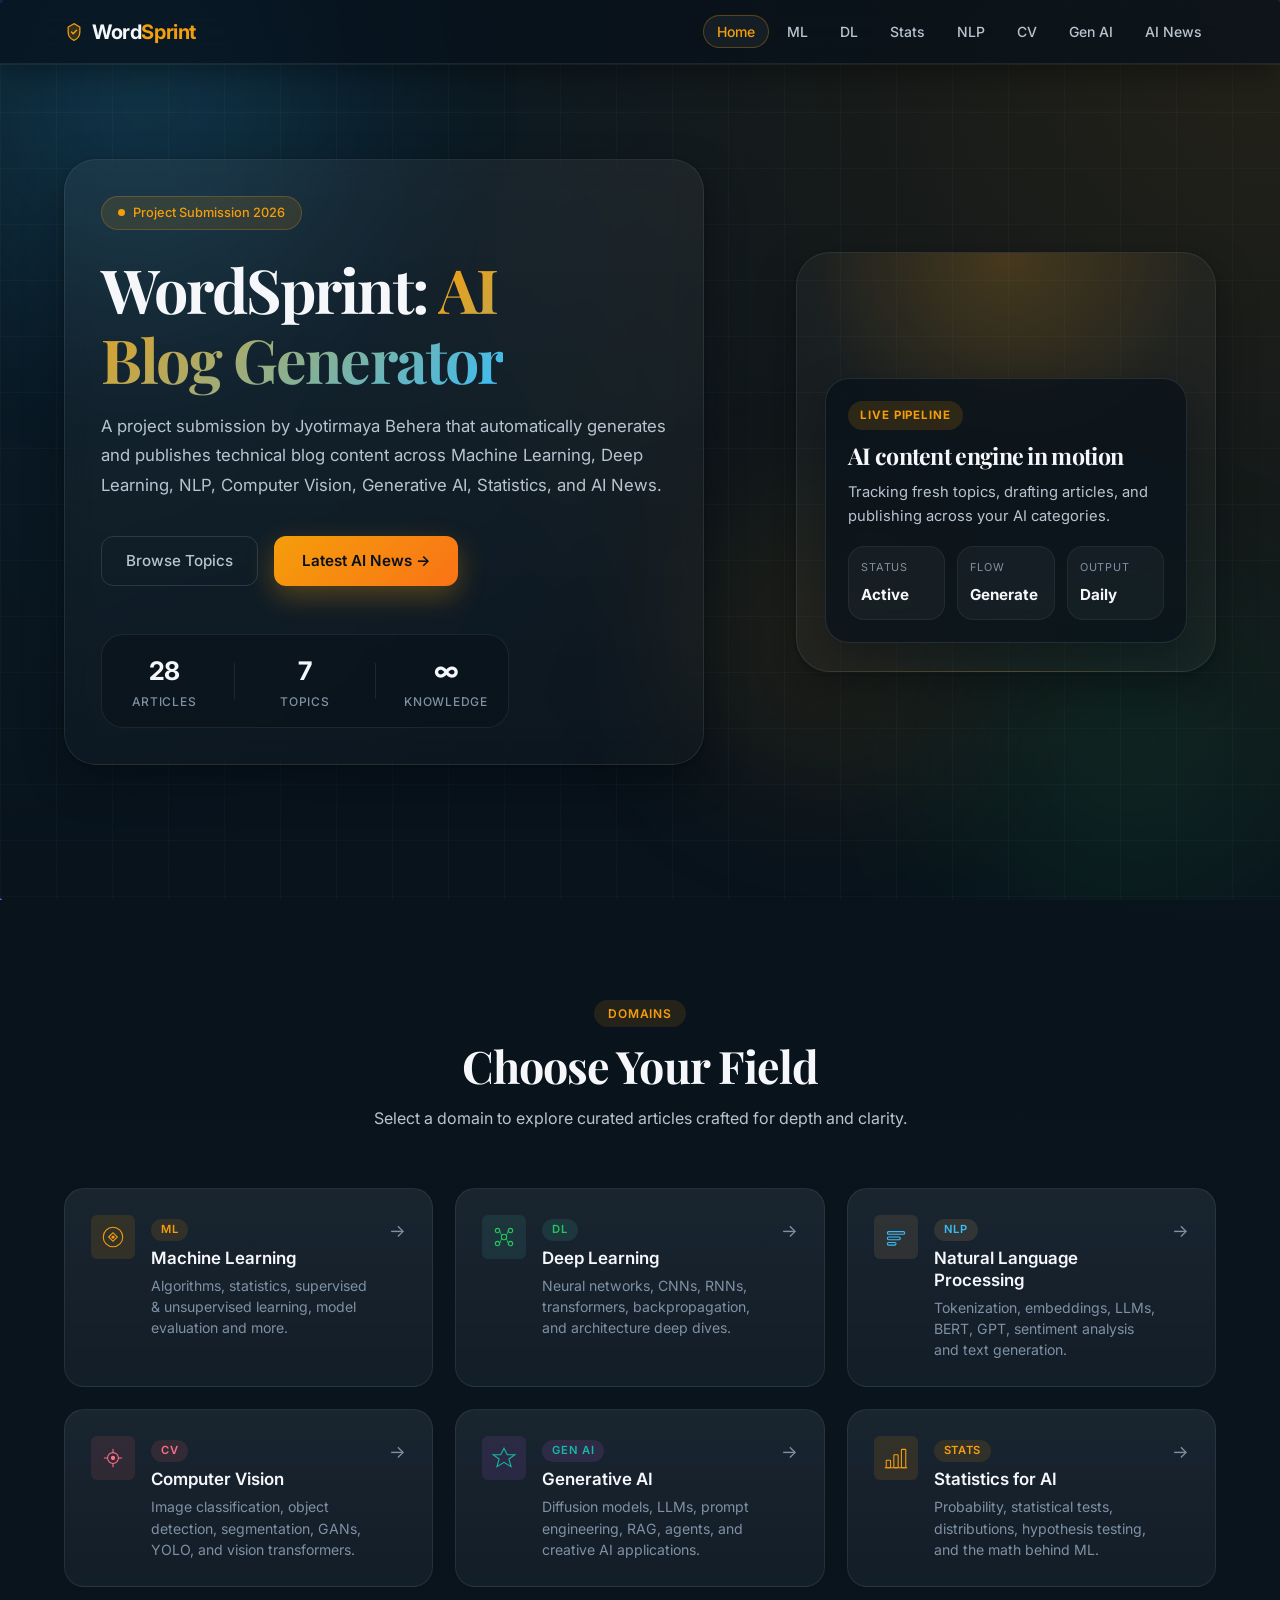
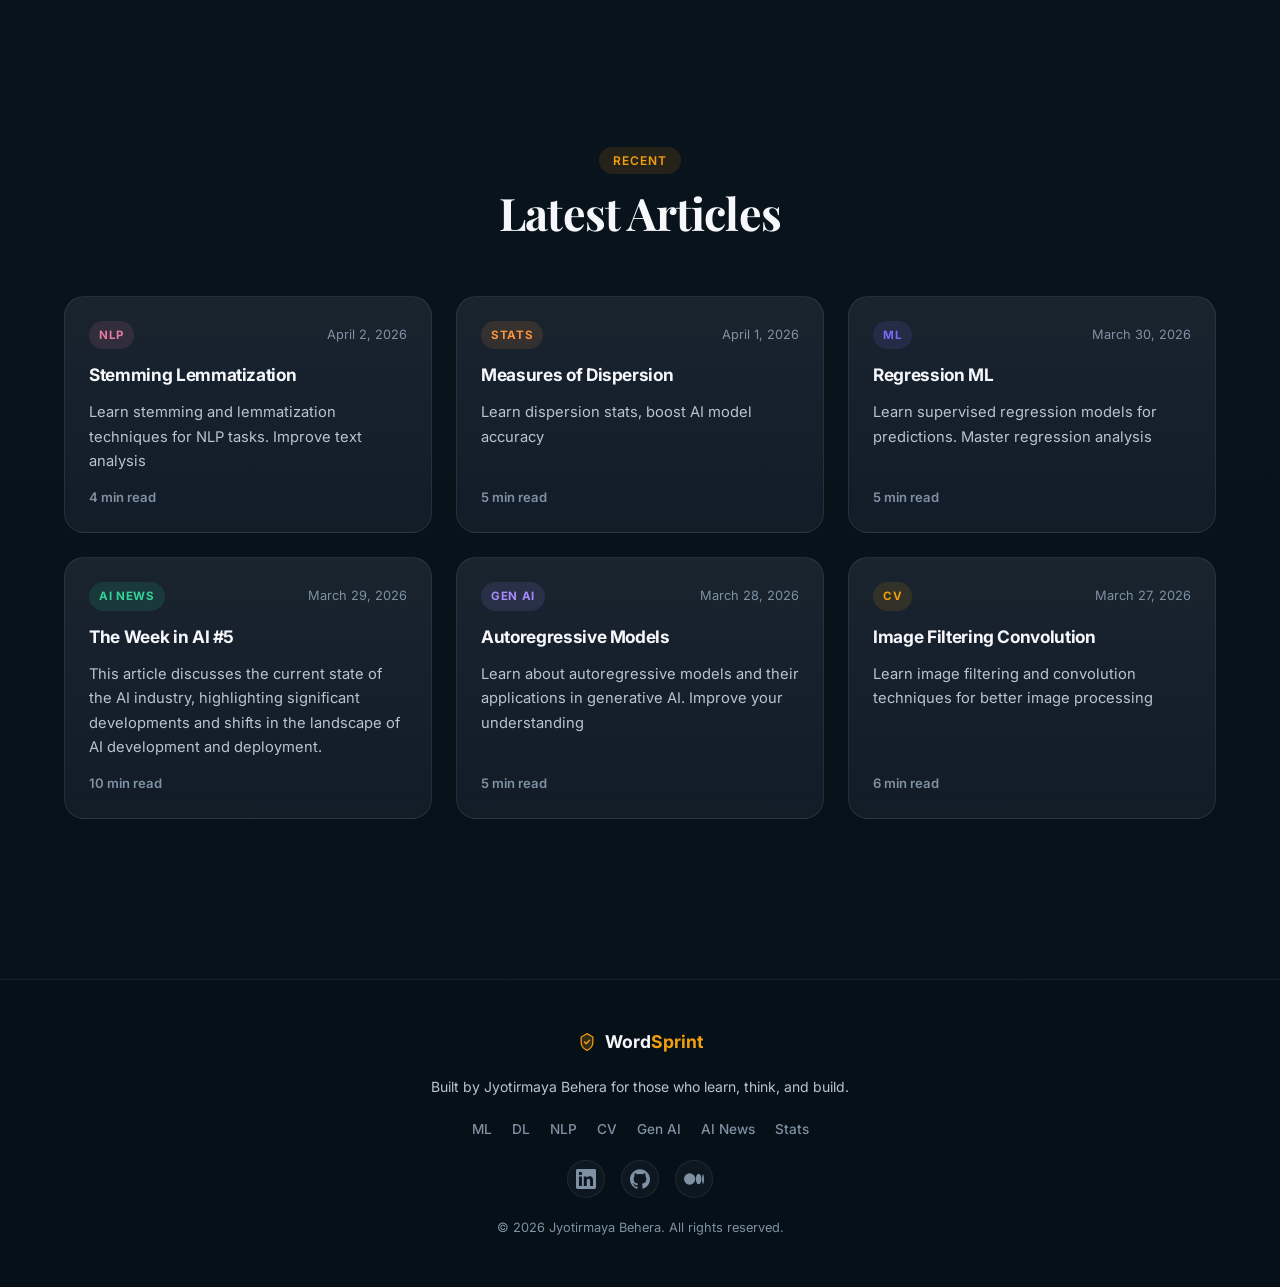
<file: BlogBoard-AI-Blog-Generator-main/frontend/index.html>
﻿<!DOCTYPE html>
<html lang="en">

<head>
  <meta charset="UTF-8" />
  <meta name="viewport" content="width=device-width, initial-scale=1.0" />
  <title>WordSprint | Project by Jyotirmaya Behera</title>
  <meta name="description"
    content="WordSprint project submission by Jyotirmaya Behera exploring Machine Learning, Deep Learning, NLP, Computer Vision, Generative AI, and AI News." />
  <link rel="preconnect" href="https://fonts.googleapis.com" />
  <link rel="preconnect" href="https://fonts.gstatic.com" crossorigin />
  <link
    href="https://fonts.googleapis.com/css2?family=Inter:wght@300;400;500;600;700&family=Fira+Code:wght@400;500&family=Playfair+Display:wght@700;800&display=swap"
    rel="stylesheet" />
  <link rel="stylesheet" href="css/main.css" />
  <link rel="stylesheet" href="css/home.css" />
  <link rel="icon" type="image/svg+xml" href="favicon.svg" />
  <style>
    /* Responsive adjustments for mobile screens */
    @media (max-width: 768px) {
      .hero-cta, .hero-stats {
        justify-content: center;
        flex-wrap: wrap;
      }
      .footer-inner {
        display: flex;
        flex-direction: column;
        text-align: center;
      }
      .footer-cats, .footer-social {
        justify-content: center;
        flex-wrap: wrap;
      }
    }
  </style>
</head>

<body>
  <!-- Ambient Background -->
  <div class="ambient-bg">
    <div class="orb orb-1"></div>
    <div class="orb orb-2"></div>
    <div class="orb orb-3"></div>
    <div class="grid-overlay"></div>
    <canvas id="particleCanvas"></canvas>
  </div>

  <!-- Navigation -->
  <nav class="navbar" id="navbar">
    <div class="nav-inner">
      <a href="index.html" class="nav-logo">
        <span class="logo-icon" aria-hidden="true">
          <svg viewBox="0 0 24 24" width="20" height="20" fill="none">
            <path d="M12 2L19 6V12C19 16.4 16.2 20.2 12 22C7.8 20.2 5 16.4 5 12V6L12 2Z" fill="currentColor" opacity="0.18" />
            <path d="M12 2L19 6V12C19 16.4 16.2 20.2 12 22C7.8 20.2 5 16.4 5 12V6L12 2Z" stroke="currentColor" stroke-width="1.5" />
            <path d="M9 12L11 14L15 10" stroke="currentColor" stroke-width="1.8" stroke-linecap="round" stroke-linejoin="round" />
          </svg>
        </span>
        <span class="logo-text">Word<span class="logo-accent">Sprint</span></span>
      </a>
      <ul class="nav-links" id="navLinks">
        <li><a href="index.html" class="nav-link active">Home</a></li>
        <li><a href="category.html#cat=ml" class="nav-link">ML</a></li>
        <li><a href="category.html#cat=dl" class="nav-link">DL</a></li>
        <li><a href="category.html#cat=statistics" class="nav-link">Stats</a></li>
        <li><a href="category.html#cat=nlp" class="nav-link">NLP</a></li>
        <li><a href="category.html#cat=cv" class="nav-link">CV</a></li>
        <li><a href="category.html#cat=genai" class="nav-link">Gen AI</a></li>
        <li><a href="category.html#cat=ainews" class="nav-link">AI News</a></li>
      </ul>
      <button class="hamburger" id="hamburger" aria-label="Menu">
        <span></span><span></span><span></span>
      </button>
    </div>
  </nav>

  <!-- Hero Section -->
  <section class="hero">
    <div class="hero-content">
      <div class="hero-badge">
        <span class="pulse-dot"></span>
        <span>Project Submission 2026</span>
      </div>
      <h1 class="hero-title">
        WordSprint:
        <span class="gradient-text">AI Blog Generator</span>
      </h1>
      <p class="hero-sub">
        A project submission by Jyotirmaya Behera that automatically generates and
        publishes technical blog content across Machine Learning, Deep Learning,
        NLP, Computer Vision, Generative AI, Statistics, and AI News.
      </p>
      <div class="hero-cta">
        <a href="#categories" class="btn-ghost">Browse Topics</a>
        <a href="category.html#cat=ainews" class="btn-primary">Latest AI News &rarr;</a>
      </div>
      <div class="hero-stats">
        <div class="stat" id="totalBlogs">
          <span class="stat-num" data-target="0">0</span>
          <span class="stat-label">Articles</span>
        </div>
        <div class="stat-divider"></div>
        <div class="stat">
          <span class="stat-num">7</span>
          <span class="stat-label">Topics</span>
        </div>
        <div class="stat-divider"></div>
        <div class="stat">
          <span class="stat-num">&infin;</span>
          <span class="stat-label">Knowledge</span>
        </div>
      </div>
    </div>
    <div class="hero-visual">
      <div class="hero-visual-card hero-visual-card-main">
        <div class="visual-chip">Live Pipeline</div>
        <h3 class="visual-title">AI content engine in motion</h3>
        <p class="visual-copy">Tracking fresh topics, drafting articles, and publishing across your AI categories.</p>
        <div class="visual-metrics">
          <div class="visual-metric">
            <span class="visual-metric-label">Status</span>
            <span class="visual-metric-value">Active</span>
          </div>
          <div class="visual-metric">
            <span class="visual-metric-label">Flow</span>
            <span class="visual-metric-value">Generate</span>
          </div>
          <div class="visual-metric">
            <span class="visual-metric-label">Output</span>
            <span class="visual-metric-value">Daily</span>
          </div>
        </div>
      </div>
      <div class="neural-net" id="neuralNet"></div>
    </div>
  </section>

  <!-- Categories Section -->
  <section class="categories-section" id="categories">
    <div class="section-header">
      <span class="section-tag">Domains</span>
      <h2 class="section-title">Choose Your Field</h2>
      <p class="section-sub">Select a domain to explore curated articles crafted for depth and clarity.</p>
    </div>
    <div class="categories-grid">
      <a href="category.html#cat=ml" class="cat-card" data-cat="ml">
        <div class="cat-icon-wrap">
          <svg viewBox="0 0 48 48" fill="none" class="cat-icon">
            <circle cx="24" cy="24" r="18" stroke="currentColor" stroke-width="2" />
            <path d="M16 24 L24 16 L32 24 L24 32 Z" stroke="currentColor" stroke-width="2" fill="none" />
            <circle cx="24" cy="24" r="3" fill="currentColor" />
          </svg>
        </div>
        <div class="cat-content">
          <span class="cat-tag">ML</span>
          <h3 class="cat-title">Machine Learning</h3>
          <p class="cat-desc">Algorithms, statistics, supervised & unsupervised learning, model evaluation and more.</p>
        </div>
        <div class="cat-arrow">&rarr;</div>
        <div class="cat-glow"></div>
      </a>

      <a href="category.html#cat=dl" class="cat-card" data-cat="dl">
        <div class="cat-icon-wrap">
          <svg viewBox="0 0 48 48" fill="none" class="cat-icon">
            <circle cx="12" cy="12" r="4" stroke="currentColor" stroke-width="2" />
            <circle cx="36" cy="12" r="4" stroke="currentColor" stroke-width="2" />
            <circle cx="12" cy="36" r="4" stroke="currentColor" stroke-width="2" />
            <circle cx="36" cy="36" r="4" stroke="currentColor" stroke-width="2" />
            <circle cx="24" cy="24" r="5" stroke="currentColor" stroke-width="2" />
            <line x1="16" y1="12" x2="20" y2="22" stroke="currentColor" stroke-width="1.5" />
            <line x1="32" y1="12" x2="28" y2="22" stroke="currentColor" stroke-width="1.5" />
            <line x1="16" y1="36" x2="20" y2="26" stroke="currentColor" stroke-width="1.5" />
            <line x1="32" y1="36" x2="28" y2="26" stroke="currentColor" stroke-width="1.5" />
          </svg>
        </div>
        <div class="cat-content">
          <span class="cat-tag">DL</span>
          <h3 class="cat-title">Deep Learning</h3>
          <p class="cat-desc">Neural networks, CNNs, RNNs, transformers, backpropagation, and architecture deep dives.
          </p>
        </div>
        <div class="cat-arrow">&rarr;</div>
        <div class="cat-glow"></div>
      </a>

      <a href="category.html#cat=nlp" class="cat-card" data-cat="nlp">
        <div class="cat-icon-wrap">
          <svg viewBox="0 0 48 48" fill="none" class="cat-icon">
            <rect x="8" y="14" width="32" height="5" rx="2.5" stroke="currentColor" stroke-width="2" />
            <rect x="8" y="24" width="24" height="5" rx="2.5" stroke="currentColor" stroke-width="2" />
            <rect x="8" y="34" width="16" height="5" rx="2.5" stroke="currentColor" stroke-width="2" />
          </svg>
        </div>
        <div class="cat-content">
          <span class="cat-tag">NLP</span>
          <h3 class="cat-title">Natural Language Processing</h3>
          <p class="cat-desc">Tokenization, embeddings, LLMs, BERT, GPT, sentiment analysis and text generation.</p>
        </div>
        <div class="cat-arrow">&rarr;</div>
        <div class="cat-glow"></div>
      </a>

      <a href="category.html#cat=cv" class="cat-card" data-cat="cv">
        <div class="cat-icon-wrap">
          <svg viewBox="0 0 48 48" fill="none" class="cat-icon">
            <circle cx="24" cy="24" r="10" stroke="currentColor" stroke-width="2" />
            <circle cx="24" cy="24" r="4" fill="currentColor" />
            <path d="M24 8 L24 14 M24 34 L24 40 M8 24 L14 24 M34 24 L40 24" stroke="currentColor" stroke-width="2"
              stroke-linecap="round" />
          </svg>
        </div>
        <div class="cat-content">
          <span class="cat-tag">CV</span>
          <h3 class="cat-title">Computer Vision</h3>
          <p class="cat-desc">Image classification, object detection, segmentation, GANs, YOLO, and vision transformers.
          </p>
        </div>
        <div class="cat-arrow">&rarr;</div>
        <div class="cat-glow"></div>
      </a>

      <a href="category.html#cat=genai" class="cat-card" data-cat="genai">
        <div class="cat-icon-wrap">
          <svg viewBox="0 0 48 48" fill="none" class="cat-icon">
            <path d="M24 6 L30 18 L44 18 L33 26 L37 40 L24 32 L11 40 L15 26 L4 18 L18 18 Z" stroke="currentColor"
              stroke-width="2" fill="none" />
          </svg>
        </div>
        <div class="cat-content">
          <span class="cat-tag">Gen AI</span>
          <h3 class="cat-title">Generative AI</h3>
          <p class="cat-desc">Diffusion models, LLMs, prompt engineering, RAG, agents, and creative AI applications.</p>
        </div>
        <div class="cat-arrow">&rarr;</div>
        <div class="cat-glow"></div>
      </a>

      <a href="category.html#cat=statistics" class="cat-card" data-cat="statistics">
        <div class="cat-icon-wrap">
          <svg viewBox="0 0 48 48" fill="none" class="cat-icon">
            <rect x="6" y="28" width="8" height="14" rx="1" stroke="currentColor" stroke-width="2" />
            <rect x="20" y="18" width="8" height="24" rx="1" stroke="currentColor" stroke-width="2" />
            <rect x="34" y="8" width="8" height="34" rx="1" stroke="currentColor" stroke-width="2" />
            <line x1="4" y1="42" x2="44" y2="42" stroke="currentColor" stroke-width="2" stroke-linecap="round" />
          </svg>
        </div>
        <div class="cat-content">
          <span class="cat-tag">Stats</span>
          <h3 class="cat-title">Statistics for AI</h3>
          <p class="cat-desc">Probability, statistical tests, distributions, hypothesis testing, and the math behind ML.
          </p>
        </div>
        <div class="cat-arrow">&rarr;</div>
        <div class="cat-glow"></div>
      </a>
    </div>
  </section>

  <!-- Recent Posts Section -->
  <section class="recent-section">
    <div class="section-header">
      <span class="section-tag">Recent</span>
      <h2 class="section-title">Latest Articles</h2>
    </div>
    <div class="recent-grid" id="recentPosts">
      <div class="loading-spinner">
        <div class="spinner"></div>
        <p>Loading posts...</p>
      </div>
    </div>
  </section>

  <!-- Footer -->
  <footer class="footer">
    <div class="footer-inner">
      <div class="footer-logo">
        <span class="logo-icon" aria-hidden="true">
          <svg viewBox="0 0 24 24" width="20" height="20" fill="none">
            <path d="M12 2L19 6V12C19 16.4 16.2 20.2 12 22C7.8 20.2 5 16.4 5 12V6L12 2Z" fill="currentColor" opacity="0.18" />
            <path d="M12 2L19 6V12C19 16.4 16.2 20.2 12 22C7.8 20.2 5 16.4 5 12V6L12 2Z" stroke="currentColor" stroke-width="1.5" />
            <path d="M9 12L11 14L15 10" stroke="currentColor" stroke-width="1.8" stroke-linecap="round" stroke-linejoin="round" />
          </svg>
        </span>
        <span class="logo-text">Word<span class="logo-accent">Sprint</span></span>
      </div>
      <p class="footer-sub">Built by Jyotirmaya Behera for those who learn, think, and build.</p>
      <div class="footer-cats">
        <a href="category.html#cat=ml">ML</a>
        <a href="category.html#cat=dl">DL</a>
        <a href="category.html#cat=nlp">NLP</a>
        <a href="category.html#cat=cv">CV</a>
        <a href="category.html#cat=genai">Gen AI</a>
        <a href="category.html#cat=ainews">AI News</a>
        <a href="category.html#cat=statistics">Stats</a>
      </div>
      <div class="footer-social">
        <a href="https://www.linkedin.com/in/jyotirmaya-behera-imca/" target="_blank" rel="noopener" aria-label="LinkedIn"
          class="social-link">
          <svg viewBox="0 0 24 24" fill="currentColor" width="20" height="20">
            <path
              d="M20.447 20.452h-3.554v-5.569c0-1.328-.027-3.037-1.852-3.037-1.853 0-2.136 1.445-2.136 2.939v5.667H9.351V9h3.414v1.561h.046c.477-.9 1.637-1.85 3.37-1.85 3.601 0 4.267 2.37 4.267 5.455v6.286zM5.337 7.433a2.062 2.062 0 0 1-2.063-2.065 2.064 2.064 0 1 1 2.063 2.065zm1.782 13.019H3.555V9h3.564v11.452zM22.225 0H1.771C.792 0 0 .774 0 1.729v20.542C0 23.227.792 24 1.771 24h20.451C23.2 24 24 23.227 24 22.271V1.729C24 .774 23.2 0 22.222 0h.003z" />
          </svg>
        </a>
        <a href="https://github.com/jyotirmaya2004" target="_blank" rel="noopener" aria-label="GitHub" class="social-link">
          <svg viewBox="0 0 24 24" fill="currentColor" width="20" height="20">
            <path
              d="M12 .297c-6.63 0-12 5.373-12 12 0 5.303 3.438 9.8 8.205 11.385.6.113.82-.258.82-.577 0-.285-.01-1.04-.015-2.04-3.338.724-4.042-1.61-4.042-1.61C4.422 18.07 3.633 17.7 3.633 17.7c-1.087-.744.084-.729.084-.729 1.205.084 1.838 1.236 1.838 1.236 1.07 1.835 2.809 1.305 3.495.998.108-.776.417-1.305.76-1.605-2.665-.3-5.466-1.332-5.466-5.93 0-1.31.465-2.38 1.235-3.22-.135-.303-.54-1.523.105-3.176 0 0 1.005-.322 3.3 1.23.96-.267 1.98-.399 3-.405 1.02.006 2.04.138 3 .405 2.28-1.552 3.285-1.23 3.285-1.23.645 1.653.24 2.873.12 3.176.765.84 1.23 1.91 1.23 3.22 0 4.61-2.805 5.625-5.475 5.92.42.36.81 1.096.81 2.22 0 1.606-.015 2.896-.015 3.286 0 .315.21.69.825.57C20.565 22.092 24 17.592 24 12.297c0-6.627-5.373-12-12-12" />
          </svg>
        </a>
        <a href="#" target="_blank" rel="noopener" aria-label="Medium" class="social-link">
          <svg viewBox="0 0 24 24" fill="currentColor" width="20" height="20">
            <path
              d="M13.54 12a6.8 6.8 0 01-6.77 6.82A6.8 6.8 0 010 12a6.8 6.8 0 016.77-6.82A6.8 6.8 0 0113.54 12zM20.96 12c0 3.54-1.51 6.42-3.38 6.42-1.87 0-3.39-2.88-3.39-6.42s1.52-6.42 3.39-6.42 3.38 2.88 3.38 6.42M24 12c0 3.17-.53 5.75-1.19 5.75-.66 0-1.19-2.58-1.19-5.75s.53-5.75 1.19-5.75C23.47 6.25 24 8.83 24 12z" />
          </svg>
        </a>
      </div>
      <p class="footer-copy">&copy; 2026 Jyotirmaya Behera. All rights reserved.</p>
    </div>
  </footer>

  <script src="js/blogs-data.js"></script>
  <script src="js/home.js"></script>
</body>

</html>
</file>
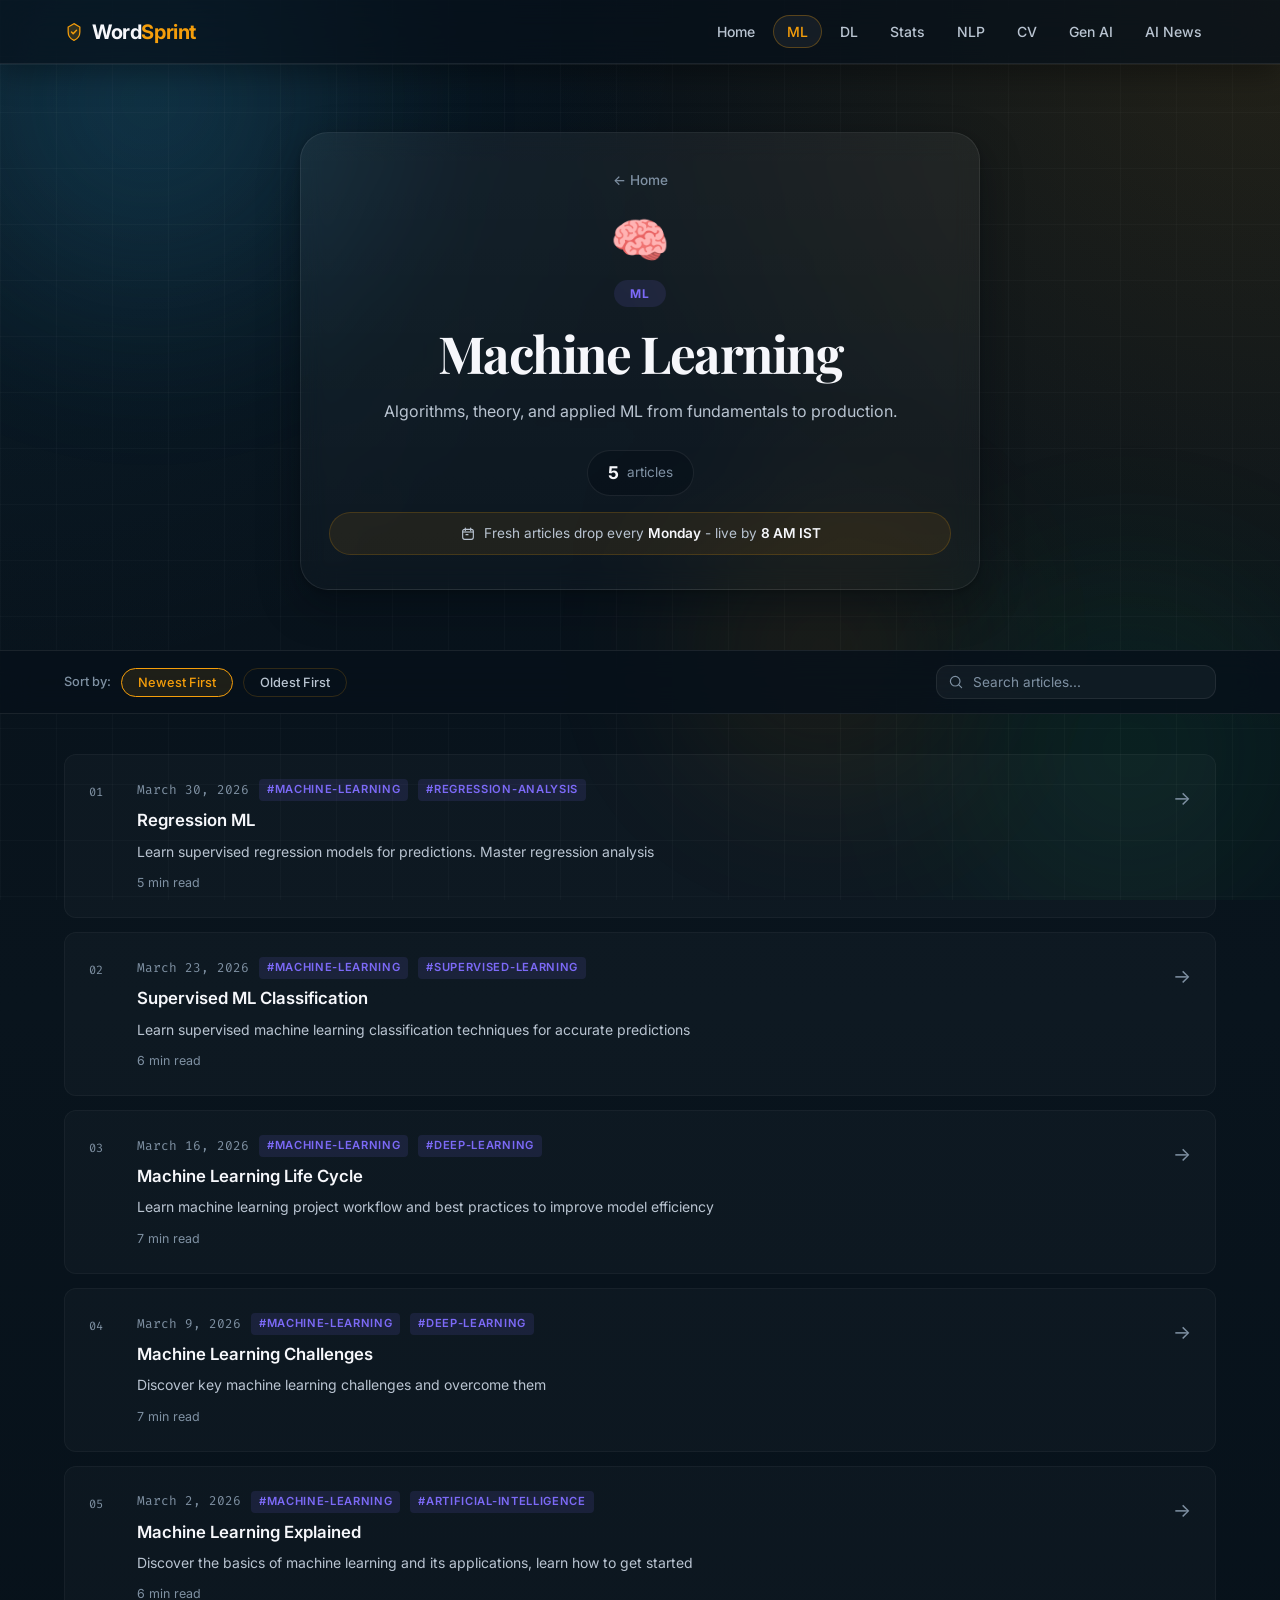
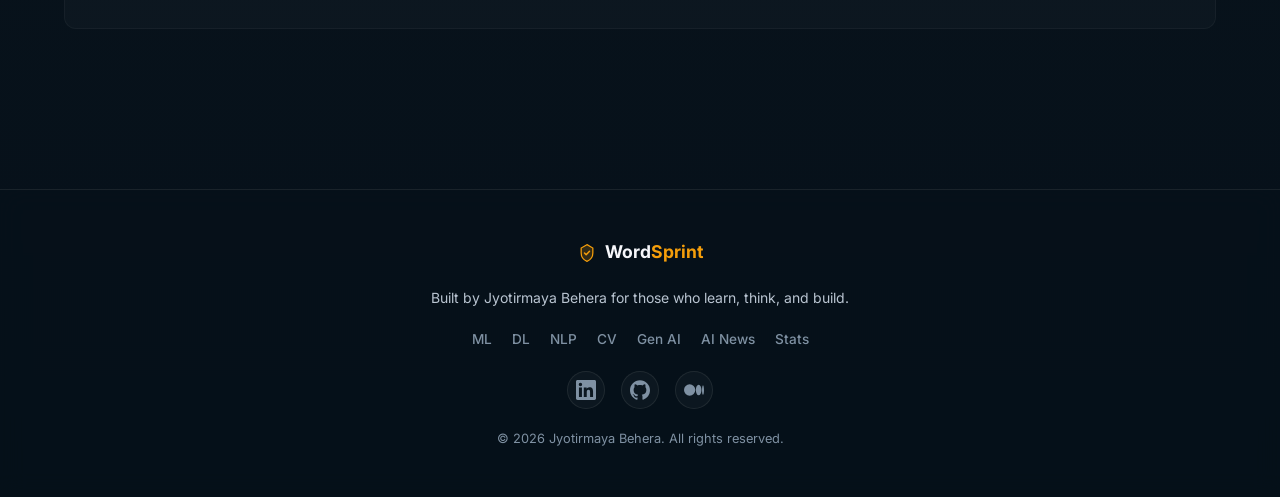
<file: BlogBoard-AI-Blog-Generator-main/frontend/category.html>
﻿<!DOCTYPE html>
<html lang="en">

<head>
    <meta charset="UTF-8" />
    <meta name="viewport" content="width=device-width, initial-scale=1.0" />
    <title>Category - WordSprint</title>
    <meta name="description" content="Browse all articles in this category." />
    <link rel="preconnect" href="https://fonts.googleapis.com" />
    <link rel="preconnect" href="https://fonts.gstatic.com" crossorigin />
    <link
        href="https://fonts.googleapis.com/css2?family=Inter:wght@300;400;500;600;700&family=Fira+Code:wght@400;500&family=Playfair+Display:wght@700;800&display=swap"
        rel="stylesheet" />
    <link rel="stylesheet" href="css/main.css" />
    <link rel="stylesheet" href="css/category.css" />
    <link rel="icon" type="image/svg+xml" href="favicon.svg" />
</head>

<body>
    <!-- Ambient Background -->
    <div class="ambient-bg">
        <div class="orb orb-1"></div>
        <div class="orb orb-2"></div>
        <div class="orb orb-3"></div>
        <div class="grid-overlay"></div>
    </div>

    <!-- Navigation -->
    <nav class="navbar" id="navbar">
        <div class="nav-inner">
            <a href="index.html" class="nav-logo">
                <span class="logo-icon" aria-hidden="true">
                    <svg viewBox="0 0 24 24" width="20" height="20" fill="none">
                        <path d="M12 2L19 6V12C19 16.4 16.2 20.2 12 22C7.8 20.2 5 16.4 5 12V6L12 2Z" fill="currentColor" opacity="0.18" />
                        <path d="M12 2L19 6V12C19 16.4 16.2 20.2 12 22C7.8 20.2 5 16.4 5 12V6L12 2Z" stroke="currentColor" stroke-width="1.5" />
                        <path d="M9 12L11 14L15 10" stroke="currentColor" stroke-width="1.8" stroke-linecap="round" stroke-linejoin="round" />
                    </svg>
                </span>
                <span class="logo-text">Word<span class="logo-accent">Sprint</span></span>
            </a>
            <ul class="nav-links" id="navLinks">
                <li><a href="index.html" class="nav-link">Home</a></li>
                <li><a href="category.html#cat=ml" class="nav-link" data-cat="ml">ML</a></li>
                <li><a href="category.html#cat=dl" class="nav-link" data-cat="dl">DL</a></li>
                <li><a href="category.html#cat=statistics" class="nav-link" data-cat="statistics">Stats</a></li>
                <li><a href="category.html#cat=nlp" class="nav-link" data-cat="nlp">NLP</a></li>
                <li><a href="category.html#cat=cv" class="nav-link" data-cat="cv">CV</a></li>
                <li><a href="category.html#cat=genai" class="nav-link" data-cat="genai">Gen AI</a></li>
                <li><a href="category.html#cat=ainews" class="nav-link" data-cat="ainews">AI News</a></li>
            </ul>
            <button class="hamburger" id="hamburger" aria-label="Menu">
                <span></span><span></span><span></span>
            </button>
        </div>
    </nav>

    <!-- Category Hero -->
    <section class="cat-hero">
        <div class="cat-hero-inner">
            <a href="index.html" class="breadcrumb">&larr; Home</a>
            <div class="cat-hero-icon" id="catHeroIcon"></div>
            <div class="cat-badge" id="catBadge"></div>
            <h1 class="cat-hero-title" id="catHeroTitle">Loading...</h1>
            <p class="cat-hero-desc" id="catHeroDesc"></p>
            <div class="cat-count-wrap">
                <span id="catPostCount" class="cat-count">0</span>
                <span class="cat-count-label">articles</span>
            </div>
            <div id="catScheduleBadge" class="cat-schedule-badge" style="display:none;"></div>
        </div>
    </section>

    <!-- Filter / Sort Bar -->
    <div class="filter-bar">
        <div class="filter-inner">
            <div class="filter-group">
                <span class="filter-label">Sort by:</span>
                <button class="filter-btn active" id="sortNewest" onclick="setSortOrder('newest')">Newest First</button>
                <button class="filter-btn" id="sortOldest" onclick="setSortOrder('oldest')">Oldest First</button>
            </div>
            <div class="search-wrap">
                <svg viewBox="0 0 20 20" fill="none" class="search-icon">
                    <circle cx="9" cy="9" r="6" stroke="currentColor" stroke-width="1.5" />
                    <path d="M13.5 13.5 L17 17" stroke="currentColor" stroke-width="1.5" stroke-linecap="round" />
                </svg>
                <input type="text" id="searchInput" class="search-input" placeholder="Search articles..." />
            </div>
        </div>
    </div>

    <!-- Blog List -->
    <main class="blog-list-section">
        <div class="blog-list" id="blogList">
            <div class="loading-spinner">
                <div class="spinner"></div>
                <p>Loading articles...</p>
            </div>
        </div>
        <div class="empty-state hidden" id="emptyState">
            <div class="empty-icon">No results</div>
            <h3>No articles found</h3>
            <p>Try a different search term or check back later.</p>
        </div>
    </main>

    <!-- Footer -->
    <footer class="footer">
        <div class="footer-inner">
            <div class="footer-logo">
                <span class="logo-icon" aria-hidden="true">
                    <svg viewBox="0 0 24 24" width="20" height="20" fill="none">
                        <path d="M12 2L19 6V12C19 16.4 16.2 20.2 12 22C7.8 20.2 5 16.4 5 12V6L12 2Z" fill="currentColor" opacity="0.18" />
                        <path d="M12 2L19 6V12C19 16.4 16.2 20.2 12 22C7.8 20.2 5 16.4 5 12V6L12 2Z" stroke="currentColor" stroke-width="1.5" />
                        <path d="M9 12L11 14L15 10" stroke="currentColor" stroke-width="1.8" stroke-linecap="round" stroke-linejoin="round" />
                    </svg>
                </span>
                <span class="logo-text">Word<span class="logo-accent">Sprint</span></span>
            </div>
            <p class="footer-sub">Built by Jyotirmaya Behera for those who learn, think, and build.</p>
            <div class="footer-cats">
                <a href="category.html#cat=ml">ML</a>
                <a href="category.html#cat=dl">DL</a>
                <a href="category.html#cat=nlp">NLP</a>
                <a href="category.html#cat=cv">CV</a>
                <a href="category.html#cat=genai">Gen AI</a>
                <a href="category.html#cat=ainews">AI News</a>
                <a href="category.html#cat=statistics">Stats</a>
            </div>
            <div class="footer-social">
                <a href="#" target="_blank" rel="noopener" aria-label="LinkedIn"
                    class="social-link">
                    <svg viewBox="0 0 24 24" fill="currentColor" width="20" height="20">
                        <path
                            d="M20.447 20.452h-3.554v-5.569c0-1.328-.027-3.037-1.852-3.037-1.853 0-2.136 1.445-2.136 2.939v5.667H9.351V9h3.414v1.561h.046c.477-.9 1.637-1.85 3.37-1.85 3.601 0 4.267 2.37 4.267 5.455v6.286zM5.337 7.433a2.062 2.062 0 0 1-2.063-2.065 2.064 2.064 0 1 1 2.063 2.065zm1.782 13.019H3.555V9h3.564v11.452zM22.225 0H1.771C.792 0 0 .774 0 1.729v20.542C0 23.227.792 24 1.771 24h20.451C23.2 24 24 23.227 24 22.271V1.729C24 .774 23.2 0 22.222 0h.003z" />
                    </svg>
                </a>
                <a href="#" target="_blank" rel="noopener" aria-label="GitHub"
                    class="social-link">
                    <svg viewBox="0 0 24 24" fill="currentColor" width="20" height="20">
                        <path
                            d="M12 .297c-6.63 0-12 5.373-12 12 0 5.303 3.438 9.8 8.205 11.385.6.113.82-.258.82-.577 0-.285-.01-1.04-.015-2.04-3.338.724-4.042-1.61-4.042-1.61C4.422 18.07 3.633 17.7 3.633 17.7c-1.087-.744.084-.729.084-.729 1.205.084 1.838 1.236 1.838 1.236 1.07 1.835 2.809 1.305 3.495.998.108-.776.417-1.305.76-1.605-2.665-.3-5.466-1.332-5.466-5.93 0-1.31.465-2.38 1.235-3.22-.135-.303-.54-1.523.105-3.176 0 0 1.005-.322 3.3 1.23.96-.267 1.98-.399 3-.405 1.02.006 2.04.138 3 .405 2.28-1.552 3.285-1.23 3.285-1.23.645 1.653.24 2.873.12 3.176.765.84 1.23 1.91 1.23 3.22 0 4.61-2.805 5.625-5.475 5.92.42.36.81 1.096.81 2.22 0 1.606-.015 2.896-.015 3.286 0 .315.21.69.825.57C20.565 22.092 24 17.592 24 12.297c0-6.627-5.373-12-12-12" />
                    </svg>
                </a>
                <a href="#" target="_blank" rel="noopener" aria-label="Medium"
                    class="social-link">
                    <svg viewBox="0 0 24 24" fill="currentColor" width="20" height="20">
                        <path
                            d="M13.54 12a6.8 6.8 0 01-6.77 6.82A6.8 6.8 0 010 12a6.8 6.8 0 016.77-6.82A6.8 6.8 0 0113.54 12zM20.96 12c0 3.54-1.51 6.42-3.38 6.42-1.87 0-3.39-2.88-3.39-6.42s1.52-6.42 3.39-6.42 3.38 2.88 3.38 6.42M24 12c0 3.17-.53 5.75-1.19 5.75-.66 0-1.19-2.58-1.19-5.75s.53-5.75 1.19-5.75C23.47 6.25 24 8.83 24 12z" />
                    </svg>
                </a>
            </div>
            <p class="footer-copy">&copy; 2026 Jyotirmaya Behera. All rights reserved.</p>
        </div>
    </footer>

    <script src="js/blogs-data.js"></script>
    <script src="js/category.js"></script>
</body>

</html>
</file>
<file: BlogBoard-AI-Blog-Generator-main/frontend/css/main.css>
﻿/* ===================================================
   MAIN.CSS â€” Shared design system for WordSprint
   Theme: Deep Midnight â€” Studying & Reading Optimized
   =================================================== */

:root {
  /* Core Palette â€” Low-blue, eye-comfortable dark */
  --bg-deep: #07111a;
  --bg-surface: #0d1822;
  --bg-card: rgba(15, 27, 39, 0.84);
  --bg-card-hover: rgba(22, 37, 52, 0.94);
  --bg-elevated: #172433;

  /* Accent Colors */
  --accent-primary: #f59e0b;
  --accent-primary-glow: rgba(245, 158, 11, 0.24);
  --accent-secondary: #22c55e;
  --accent-tertiary: #38bdf8;
  --accent-danger: #fb7185;

  /* Text */
  --text-primary: #f6f7fb;
  --text-secondary: #b9c4d1;
  --text-muted: #7f91a3;
  --text-accent: #ffd37a;

  /* Category Accent Colors */
  --cat-ml: #f59e0b;
  --cat-dl: #22c55e;
  --cat-nlp: #38bdf8;
  --cat-cv: #fb7185;
  --cat-genai: #14b8a6;
  --cat-ainews: #60a5fa;
  --cat-statistics: #f97316;

  /* Borders */
  --border: rgba(245, 158, 11, 0.18);
  --border-hover: rgba(245, 158, 11, 0.45);
  --border-card: rgba(255, 255, 255, 0.08);

  /* Typography */
  --font-sans: 'Inter', -apple-system, sans-serif;
  --font-serif: 'Playfair Display', Georgia, serif;
  --font-mono: 'Fira Code', 'Courier New', monospace;

  /* Spacing */
  --nav-height: 64px;
  --max-width: 1200px;
  --radius-sm: 6px;
  --radius-md: 12px;
  --radius-lg: 20px;
  --radius-xl: 28px;

  /* Shadows */
  --shadow-card: 0 16px 40px rgba(2, 8, 14, 0.38), 0 2px 6px rgba(0, 0, 0, 0.22);
  --shadow-glow: 0 18px 46px rgba(245, 158, 11, 0.12);
  --shadow-nav: 0 1px 0 rgba(255, 255, 255, 0.05), 0 10px 30px rgba(0, 0, 0, 0.35);

  /* Transitions */
  --trans-fast: 0.15s ease;
  --trans-base: 0.25s ease;
  --trans-slow: 0.4s cubic-bezier(0.4, 0, 0.2, 1);
}

/* â”€â”€ Reset & Base â”€â”€ */
*,
*::before,
*::after {
  box-sizing: border-box;
  margin: 0;
  padding: 0;
}

html {
  scroll-behavior: smooth;
  font-size: 16px;
}

body {
  background:
    radial-gradient(circle at top left, rgba(56, 189, 248, 0.08), transparent 28%),
    radial-gradient(circle at top right, rgba(245, 158, 11, 0.12), transparent 30%),
    linear-gradient(180deg, #07111a 0%, #09141d 48%, #061019 100%);
  color: var(--text-primary);
  font-family: var(--font-sans);
  line-height: 1.6;
  min-height: 100vh;
  overflow-x: hidden;
  -webkit-font-smoothing: antialiased;
}

a {
  color: inherit;
  text-decoration: none;
}

img {
  max-width: 100%;
  display: block;
}

/* â”€â”€ Ambient Background â”€â”€ */
.ambient-bg {
  position: fixed;
  inset: 0;
  z-index: 0;
  pointer-events: none;
  overflow: hidden;
}

.orb {
  position: absolute;
  border-radius: 50%;
  filter: blur(80px);
  opacity: 0.28;
  animation: orbDrift 20s ease-in-out infinite;
}

.orb-1 {
  width: 600px;
  height: 600px;
  background: radial-gradient(circle, rgba(56, 189, 248, 0.7) 0%, transparent 70%);
  top: -200px;
  left: -150px;
  animation-delay: 0s;
}

.orb-2 {
  width: 500px;
  height: 500px;
  background: radial-gradient(circle, rgba(34, 197, 94, 0.45) 0%, transparent 70%);
  bottom: -100px;
  right: -100px;
  animation-delay: -7s;
}

.orb-3 {
  width: 400px;
  height: 400px;
  background: radial-gradient(circle, rgba(245, 158, 11, 0.5) 0%, transparent 70%);
  top: 50%;
  right: 20%;
  animation-delay: -14s;
}

@keyframes orbDrift {

  0%,
  100% {
    transform: translate(0, 0) scale(1);
  }

  33% {
    transform: translate(30px, -30px) scale(1.05);
  }

  66% {
    transform: translate(-20px, 20px) scale(0.95);
  }
}

.grid-overlay {
  position: absolute;
  inset: 0;
  background-image:
    linear-gradient(rgba(255, 255, 255, 0.025) 1px, transparent 1px),
    linear-gradient(90deg, rgba(255, 255, 255, 0.025) 1px, transparent 1px);
  background-size: 56px 56px;
}

#particleCanvas {
  position: absolute;
  inset: 0;
  width: 100%;
  height: 100%;
}

/* â”€â”€ Navigation â”€â”€ */
.navbar {
  position: fixed;
  top: 0;
  left: 0;
  right: 0;
  z-index: 1000;
  height: var(--nav-height);
  background: rgba(7, 17, 26, 0.7);
  backdrop-filter: blur(20px);
  -webkit-backdrop-filter: blur(20px);
  border-bottom: 1px solid var(--border-card);
  box-shadow: var(--shadow-nav);
  transition: background var(--trans-base);
}

.navbar.scrolled {
  background: rgba(7, 17, 26, 0.92);
}

.nav-inner {
  max-width: var(--max-width);
  margin: 0 auto;
  padding: 0 24px;
  height: 100%;
  display: flex;
  align-items: center;
  justify-content: space-between;
  gap: 24px;
}

.nav-logo {
  display: flex;
  align-items: center;
  gap: 8px;
  font-weight: 700;
  font-size: 1.25rem;
  letter-spacing: -0.02em;
  flex-shrink: 0;
}

.logo-icon {
  color: var(--accent-primary);
  display: inline-flex;
  align-items: center;
  justify-content: center;
  line-height: 1;
}

.logo-icon svg {
  display: block;
}

.logo-text {
  color: var(--text-primary);
}

.logo-accent {
  color: var(--accent-primary);
}

.nav-links {
  display: flex;
  list-style: none;
  gap: 4px;
  align-items: center;
}

.nav-link {
  padding: 8px 14px;
  border-radius: 999px;
  font-size: 0.875rem;
  font-weight: 500;
  color: var(--text-secondary);
  transition: color var(--trans-fast), background var(--trans-fast);
}

.nav-link:hover,
.nav-link.active {
  color: var(--text-primary);
  background: rgba(255, 255, 255, 0.05);
}

.nav-link.active {
  color: var(--accent-primary);
  box-shadow: inset 0 0 0 1px rgba(245, 158, 11, 0.3);
}

/* Hamburger */
.hamburger {
  display: none;
  flex-direction: column;
  gap: 5px;
  background: none;
  border: none;
  cursor: pointer;
  padding: 4px;
}

.hamburger span {
  display: block;
  width: 22px;
  height: 2px;
  background: var(--text-secondary);
  border-radius: 2px;
  transition: all var(--trans-base);
}

/* â”€â”€ Buttons â”€â”€ */
.btn-primary {
  display: inline-flex;
  align-items: center;
  gap: 8px;
  padding: 12px 28px;
  background: linear-gradient(135deg, #f59e0b, #f97316);
  color: #07111a;
  font-weight: 600;
  font-size: 0.95rem;
  border-radius: var(--radius-md);
  border: none;
  cursor: pointer;
  transition: background var(--trans-fast), transform var(--trans-fast), box-shadow var(--trans-fast);
  box-shadow: 0 10px 28px rgba(245, 158, 11, 0.3);
}

.btn-primary:hover {
  transform: translateY(-2px);
  box-shadow: 0 16px 32px rgba(245, 158, 11, 0.38);
}

.btn-ghost {
  display: inline-flex;
  align-items: center;
  gap: 6px;
  padding: 12px 24px;
  background: transparent;
  color: var(--text-secondary);
  font-weight: 500;
  font-size: 0.95rem;
  border-radius: var(--radius-md);
  border: 1px solid rgba(255, 255, 255, 0.12);
  cursor: pointer;
  transition: color var(--trans-fast), border-color var(--trans-fast), background var(--trans-fast);
}

.btn-ghost:hover {
  color: var(--text-primary);
  border-color: var(--border-hover);
  background: rgba(255, 255, 255, 0.04);
}

.btn-ghost-sm {
  display: inline-flex;
  align-items: center;
  gap: 6px;
  padding: 8px 18px;
  background: transparent;
  color: var(--text-secondary);
  font-weight: 500;
  font-size: 0.85rem;
  border-radius: var(--radius-sm);
  border: 1px solid var(--border);
  cursor: pointer;
  transition: all var(--trans-fast);
}

.btn-ghost-sm:hover {
  color: var(--accent-primary);
  border-color: var(--border-hover);
}

/* â”€â”€ Section Shared â”€â”€ */
.section-header {
  text-align: center;
  margin-bottom: 56px;
}

.section-tag {
  display: inline-block;
  padding: 4px 14px;
  background: rgba(245, 158, 11, 0.12);
  color: var(--accent-primary);
  border-radius: 999px;
  font-size: 0.75rem;
  font-weight: 600;
  letter-spacing: 0.08em;
  text-transform: uppercase;
  margin-bottom: 12px;
}

.section-title {
  font-family: var(--font-serif);
  font-size: clamp(2rem, 4vw, 2.8rem);
  color: var(--text-primary);
  line-height: 1.2;
  letter-spacing: -0.02em;
  margin-bottom: 12px;
}

.section-sub {
  font-size: 1rem;
  color: var(--text-secondary);
  max-width: 560px;
  margin: 0 auto;
  line-height: 1.7;
}

/* â”€â”€ Gradient Text â”€â”€ */
.gradient-text {
  background: linear-gradient(135deg, var(--accent-primary), var(--accent-tertiary));
  -webkit-background-clip: text;
  -webkit-text-fill-color: transparent;
  background-clip: text;
}

/* â”€â”€ Loading Spinner â”€â”€ */
.loading-spinner {
  display: flex;
  flex-direction: column;
  align-items: center;
  gap: 16px;
  padding: 60px 20px;
  color: var(--text-muted);
  font-size: 0.9rem;
}

.spinner {
  width: 36px;
  height: 36px;
  border: 3px solid rgba(245, 158, 11, 0.15);
  border-top-color: var(--accent-primary);
  border-radius: 50%;
  animation: spin 0.8s linear infinite;
}

@keyframes spin {
  to {
    transform: rotate(360deg);
  }
}

/* â”€â”€ Footer â”€â”€ */
.footer {
  position: relative;
  z-index: 10;
  margin-top: 80px;
  border-top: 1px solid var(--border-card);
  background: rgba(7, 17, 26, 0.84);
  backdrop-filter: blur(12px);
}

.footer-inner {
  max-width: var(--max-width);
  margin: 0 auto;
  padding: 48px 24px;
  display: flex;
  flex-direction: column;
  align-items: center;
  gap: 20px;
  text-align: center;
}

.footer-logo {
  display: flex;
  align-items: center;
  gap: 8px;
  font-weight: 700;
  font-size: 1.1rem;
}

.footer-sub {
  color: var(--text-secondary);
  font-size: 0.875rem;
  max-width: 520px;
}

.footer-cats {
  display: flex;
  gap: 20px;
  flex-wrap: wrap;
  justify-content: center;
}

.footer-cats a {
  color: var(--text-muted);
  font-size: 0.85rem;
  font-weight: 500;
  transition: color var(--trans-fast);
}

.footer-cats a:hover {
  color: var(--accent-primary);
}

.footer-copy {
  color: var(--text-muted);
  font-size: 0.8rem;
}

.footer-social {
  display: flex;
  gap: 16px;
  align-items: center;
  justify-content: center;
}

.social-link {
  display: flex;
  align-items: center;
  justify-content: center;
  width: 38px;
  height: 38px;
  border-radius: 50%;
  background: rgba(255, 255, 255, 0.03);
  border: 1px solid var(--border-card);
  color: var(--text-muted);
  transition: color var(--trans-fast), background var(--trans-fast), border-color var(--trans-fast), transform var(--trans-fast);
}

.social-link:hover {
  color: var(--accent-primary);
  background: rgba(245, 158, 11, 0.12);
  border-color: var(--border-hover);
  transform: translateY(-2px);
}

/* â”€â”€ Category Color Accents â”€â”€ */
.accent-ml {
  --cat-color: var(--cat-ml);
}

.accent-dl {
  --cat-color: var(--cat-dl);
}

.accent-nlp {
  --cat-color: var(--cat-nlp);
}

.accent-cv {
  --cat-color: var(--cat-cv);
}

.accent-genai {
  --cat-color: var(--cat-genai);
}

.accent-ainews {
  --cat-color: var(--cat-ainews);
}

.accent-statistics {
  --cat-color: var(--cat-statistics);
}

/* â”€â”€ Utility â”€â”€ */
.hidden {
  display: none !important;
}

/* â”€â”€ Responsive â”€â”€ */
@media (max-width: 768px) {
  .nav-links {
    display: none;
    position: fixed;
    top: var(--nav-height);
    left: 0;
    right: 0;
    background: rgba(10, 12, 20, 0.98);
    backdrop-filter: blur(20px);
    flex-direction: column;
    padding: 20px 24px;
    gap: 4px;
    border-bottom: 1px solid var(--border-card);
  }

  .nav-links.open {
    display: flex;
  }

  .nav-link {
    padding: 10px 14px;
    width: 100%;
  }

  .hamburger {
    display: flex;
  }

  .hamburger.open span:nth-child(1) {
    transform: rotate(45deg) translate(5px, 5px);
  }

  .hamburger.open span:nth-child(2) {
    opacity: 0;
  }

  .hamburger.open span:nth-child(3) {
    transform: rotate(-45deg) translate(5px, -5px);
  }
}
</file>
<file: BlogBoard-AI-Blog-Generator-main/frontend/css/home.css>
/* ===================================================
   HOME.CSS — Home page specific styles
   =================================================== */

/* ── Hero ── */
.hero {
    position: relative;
    z-index: 10;
    min-height: 100vh;
    display: grid;
    grid-template-columns: minmax(0, 1.05fr) minmax(320px, 420px);
    align-items: center;
    justify-content: center;
    padding: calc(var(--nav-height) + 40px) 24px 80px;
    max-width: var(--max-width);
    margin: 0 auto;
    gap: 48px;
}

.hero-content {
    flex: 0 1 auto;
    max-width: 640px;
    width: 100%;
    margin: 0;
    padding: 36px;
    background: linear-gradient(180deg, rgba(255, 255, 255, 0.05), rgba(255, 255, 255, 0.02));
    border: 1px solid var(--border-card);
    border-radius: 32px;
    box-shadow: var(--shadow-card);
    backdrop-filter: blur(14px);
    text-align: left;
}

.hero-badge {
    display: inline-flex;
    align-items: center;
    gap: 8px;
    padding: 6px 16px;
    background: rgba(245, 158, 11, 0.12);
    border: 1px solid rgba(245, 158, 11, 0.24);
    border-radius: 999px;
    font-size: 0.8rem;
    font-weight: 500;
    color: var(--accent-primary);
    margin-bottom: 24px;
}

.pulse-dot {
    width: 7px;
    height: 7px;
    background: var(--accent-primary);
    border-radius: 50%;
    animation: pulse 2s ease-in-out infinite;
}

@keyframes pulse {

    0%,
    100% {
        transform: scale(1);
        opacity: 1;
    }

    50% {
        transform: scale(1.4);
        opacity: 0.5;
    }
}

.hero-title {
    font-family: var(--font-serif);
    font-size: clamp(2.4rem, 5vw, 3.8rem);
    line-height: 1.15;
    letter-spacing: -0.03em;
    color: var(--text-primary);
    margin-bottom: 18px;
    max-width: 11ch;
}

.hero-sub {
    font-size: 1.05rem;
    color: var(--text-secondary);
    line-height: 1.75;
    margin-bottom: 36px;
    max-width: 54ch;
}

.hero-cta {
    display: flex;
    gap: 16px;
    flex-wrap: wrap;
    justify-content: flex-start;
    margin-bottom: 48px;
}

.hero-stats {
    display: flex;
    align-items: center;
    justify-content: flex-start;
    gap: 28px;
    padding: 16px 20px;
    width: fit-content;
    margin: 0;
    border: 1px solid var(--border-card);
    border-radius: 22px;
    background: rgba(6, 16, 25, 0.5);
}

.stat {
    display: flex;
    flex-direction: column;
    align-items: center;
    min-width: 84px;
}

.stat-num {
    font-size: 1.6rem;
    font-weight: 700;
    color: var(--text-primary);
    letter-spacing: -0.03em;
}

.stat-label {
    font-size: 0.75rem;
    color: var(--text-muted);
    text-transform: uppercase;
    letter-spacing: 0.06em;
    font-weight: 500;
}

.stat-divider {
    width: 1px;
    height: 36px;
    background: var(--border-card);
}

/* ── Neural Net Visual ── */
.hero-visual {
    flex: 0 1 auto;
    width: 100%;
    max-width: 420px;
    height: auto;
    aspect-ratio: 1 / 1;
    position: relative;
    padding: 18px;
    border-radius: 34px;
    background:
        radial-gradient(circle at top, rgba(245, 158, 11, 0.18), transparent 42%),
        rgba(255, 255, 255, 0.03);
    border: 1px solid rgba(255, 255, 255, 0.08);
    box-shadow: var(--shadow-card);
    overflow: hidden;
}

.neural-net {
    position: absolute;
    inset: 0;
    width: 100%;
    height: 100%;
}

.neural-net svg {
    width: 100%;
    height: 100%;
    overflow: visible;
}

.hero-visual-card {
    position: absolute;
    z-index: 2;
    border: 1px solid rgba(255, 255, 255, 0.1);
    background: rgba(7, 17, 26, 0.72);
    backdrop-filter: blur(16px);
    box-shadow: 0 18px 40px rgba(2, 8, 14, 0.35);
}

.hero-visual-card-main {
    left: 28px;
    right: 28px;
    bottom: 28px;
    padding: 22px;
    border-radius: 24px;
}

.visual-chip {
    display: inline-flex;
    align-items: center;
    padding: 5px 12px;
    border-radius: 999px;
    background: rgba(245, 158, 11, 0.14);
    color: var(--accent-primary);
    font-size: 0.72rem;
    font-weight: 700;
    letter-spacing: 0.08em;
    text-transform: uppercase;
    margin-bottom: 12px;
}

.visual-title {
    font-family: var(--font-serif);
    font-size: 1.45rem;
    line-height: 1.2;
    letter-spacing: -0.03em;
    margin-bottom: 10px;
    color: var(--text-primary);
}

.visual-copy {
    font-size: 0.92rem;
    line-height: 1.65;
    color: var(--text-secondary);
    margin-bottom: 18px;
}

.visual-metrics {
    display: grid;
    grid-template-columns: repeat(3, minmax(0, 1fr));
    gap: 12px;
}

.visual-metric {
    padding: 12px;
    border-radius: 16px;
    background: rgba(255, 255, 255, 0.04);
    border: 1px solid rgba(255, 255, 255, 0.06);
}

.visual-metric-label {
    display: block;
    font-size: 0.68rem;
    letter-spacing: 0.08em;
    text-transform: uppercase;
    color: var(--text-muted);
    margin-bottom: 6px;
}

.visual-metric-value {
    display: block;
    font-size: 0.95rem;
    font-weight: 700;
    color: var(--text-primary);
}

.hero-visual-card-floating {
    padding: 12px 14px;
    border-radius: 18px;
    min-width: 138px;
}

.visual-floating-left {
    top: 34px;
    left: 26px;
}

.visual-floating-right {
    top: 92px;
    right: 24px;
}

.visual-floating-label {
    display: block;
    font-size: 0.68rem;
    text-transform: uppercase;
    letter-spacing: 0.08em;
    color: var(--text-muted);
    margin-bottom: 4px;
}

.hero-visual-card-floating strong {
    color: var(--text-primary);
    font-size: 0.95rem;
    font-weight: 700;
}

@media (max-width: 920px) {
    .hero {
        grid-template-columns: 1fr;
        padding-top: calc(var(--nav-height) + 32px);
        gap: 28px;
        text-align: center;
    }

    .hero-content {
        max-width: 680px;
        padding: 32px 28px;
        margin: 0 auto;
        text-align: center;
    }

    .hero-visual {
        max-width: 560px;
        width: 100%;
        margin: 0 auto;
    }

    .hero-title,
    .hero-sub {
        margin-left: auto;
        margin-right: auto;
    }

    .hero-cta,
    .hero-stats {
        justify-content: center;
        margin-left: auto;
        margin-right: auto;
    }
}

@media (max-width: 720px) {
    .hero {
        min-height: auto;
        padding: calc(var(--nav-height) + 24px) 16px 56px;
    }

    .hero-content {
        padding: 28px 20px;
        border-radius: 26px;
    }

    .hero-title {
        font-size: clamp(2.1rem, 9vw, 3rem);
        max-width: none;
    }

    .hero-sub {
        font-size: 0.98rem;
        margin-bottom: 28px;
    }

    .hero-cta {
        margin-bottom: 32px;
        flex-direction: column;
        align-items: stretch;
    }

    .hero-cta .btn-ghost,
    .hero-cta .btn-primary {
        justify-content: center;
        width: 100%;
    }

    .hero-visual {
        max-width: 100%;
        min-height: 380px;
        aspect-ratio: auto;
        padding: 14px;
        border-radius: 28px;
    }

    .hero-visual-card-main {
        left: 18px;
        right: 18px;
        bottom: 18px;
        padding: 18px;
        border-radius: 20px;
    }

    .visual-title {
        font-size: 1.2rem;
    }

    .visual-copy {
        font-size: 0.88rem;
        margin-bottom: 14px;
    }

    .visual-metrics {
        grid-template-columns: repeat(3, minmax(0, 1fr));
        gap: 10px;
    }

    .visual-metric {
        padding: 10px;
        border-radius: 14px;
    }

    .visual-floating-left {
        top: 20px;
        left: 18px;
    }

    .visual-floating-right {
        top: 74px;
        right: 18px;
    }

}

/* Responsive adjustments for the hero visual */
@media (max-width: 560px) {
    .hero-content {
        padding: 24px 16px;
        border-radius: 22px;
    }

    .hero-badge {
        padding: 6px 12px;
        font-size: 0.74rem;
    }

    .hero-title {
        font-size: clamp(1.9rem, 10vw, 2.6rem);
        margin-bottom: 14px;
    }

    .hero-sub {
        font-size: 0.92rem;
        line-height: 1.65;
        margin-bottom: 24px;
    }

    .hero-stats {
        flex-wrap: wrap;
        gap: 16px;
        width: 100%;
        padding: 14px 16px;
    }

    .stat {
        min-width: calc(50% - 8px);
    }

    .stat-num {
        font-size: 1.35rem;
    }

    .stat-divider {
        display: none;
    }

    .visual-floating-left,
    .visual-floating-right {
        display: none;
    }

    .hero-visual {
        min-height: 340px;
        padding: 12px;
        border-radius: 24px;
    }

    .hero-visual-card-main {
        left: 12px;
        right: 12px;
        bottom: 12px;
        padding: 16px;
        border-radius: 18px;
    }

    .visual-chip {
        margin-bottom: 10px;
    }

    .visual-title {
        font-size: 1.08rem;
    }

    .visual-copy {
        font-size: 0.84rem;
        line-height: 1.55;
    }

    .visual-metrics {
        grid-template-columns: 1fr;
        gap: 8px;
    }
}

/* ── Categories Section ── */
.categories-section {
    position: relative;
    z-index: 10;
    padding: 100px 24px;
    max-width: var(--max-width);
    margin: 0 auto;
}

.categories-grid {
    display: grid;
    grid-template-columns: repeat(auto-fit, minmax(min(100%, 280px), 1fr));
    gap: 22px;
}



.cat-card {
    position: relative;
    display: flex;
    align-items: flex-start;
    gap: 16px;
    padding: 26px;
    background:
        linear-gradient(180deg, rgba(255, 255, 255, 0.05), rgba(255, 255, 255, 0.02)),
        var(--bg-card);
    border: 1px solid var(--border-card);
    border-radius: var(--radius-lg);
    cursor: pointer;
    transition: all var(--trans-slow);
    overflow: hidden;
    text-decoration: none;
    color: inherit;
}

.cat-card::before {
    content: '';
    position: absolute;
    inset: 0;
    background: linear-gradient(135deg, rgba(245, 158, 11, 0.08), transparent 70%);
    opacity: 0;
    transition: opacity var(--trans-base);
}

.cat-card:hover {
    border-color: var(--border-hover);
    transform: translateY(-6px);
    box-shadow: var(--shadow-card), var(--shadow-glow);
    background: var(--bg-card-hover);
}

.cat-card:hover::before {
    opacity: 1;
}

.cat-card[data-cat="ml"]:hover {
    border-color: rgba(245, 158, 11, 0.4);
}

.cat-card[data-cat="dl"]:hover {
    border-color: rgba(79, 200, 184, 0.4);
}

.cat-card[data-cat="nlp"]:hover {
    border-color: rgba(247, 185, 106, 0.4);
}

.cat-card[data-cat="cv"]:hover {
    border-color: rgba(247, 106, 106, 0.4);
}

.cat-card[data-cat="genai"]:hover {
    border-color: rgba(208, 106, 247, 0.4);
}

.cat-card[data-cat="ainews"]:hover {
    border-color: rgba(106, 180, 247, 0.4);
}

.cat-card[data-cat="statistics"]:hover {
    border-color: rgba(251, 146, 60, 0.4);
}

.cat-icon-wrap {
    flex-shrink: 0;
    width: 44px;
    height: 44px;
    display: flex;
    align-items: center;
    justify-content: center;
    background: rgba(245, 158, 11, 0.12);
    border-radius: var(--radius-sm);
    color: var(--accent-primary);
    transition: background var(--trans-base);
}

.cat-card[data-cat="dl"] .cat-icon-wrap {
    background: rgba(79, 200, 184, 0.1);
    color: var(--cat-dl);
}

.cat-card[data-cat="nlp"] .cat-icon-wrap {
    background: rgba(247, 185, 106, 0.1);
    color: var(--cat-nlp);
}

.cat-card[data-cat="cv"] .cat-icon-wrap {
    background: rgba(247, 106, 106, 0.1);
    color: var(--cat-cv);
}

.cat-card[data-cat="genai"] .cat-icon-wrap {
    background: rgba(208, 106, 247, 0.1);
    color: var(--cat-genai);
}

.cat-card[data-cat="ainews"] .cat-icon-wrap {
    background: rgba(106, 180, 247, 0.1);
    color: var(--cat-ainews);
}

.cat-icon {
    width: 26px;
    height: 26px;
}

.cat-content {
    flex: 1;
    min-width: 0;
}

.cat-tag {
    display: inline-block;
    padding: 2px 10px;
    background: rgba(245, 158, 11, 0.12);
    color: var(--accent-primary);
    border-radius: 999px;
    font-size: 0.7rem;
    font-weight: 600;
    letter-spacing: 0.06em;
    text-transform: uppercase;
    margin-bottom: 6px;
}

.cat-card[data-cat="dl"] .cat-tag {
    background: rgba(79, 200, 184, 0.12);
    color: var(--cat-dl);
}

.cat-card[data-cat="nlp"] .cat-tag {
    background: rgba(247, 185, 106, 0.12);
    color: var(--cat-nlp);
}

.cat-card[data-cat="cv"] .cat-tag {
    background: rgba(247, 106, 106, 0.12);
    color: var(--cat-cv);
}

.cat-card[data-cat="genai"] .cat-tag {
    background: rgba(208, 106, 247, 0.12);
    color: var(--cat-genai);
}

.cat-card[data-cat="ainews"] .cat-tag {
    background: rgba(106, 180, 247, 0.12);
    color: var(--cat-ainews);
}

.cat-title {
    font-size: 1.06rem;
    font-weight: 600;
    color: var(--text-primary);
    margin-bottom: 6px;
    line-height: 1.3;
}

.cat-desc {
    font-size: 0.88rem;
    color: var(--text-muted);
    line-height: 1.5;
}

.cat-arrow {
    color: var(--text-muted);
    font-size: 1.1rem;
    transition: transform var(--trans-base), color var(--trans-base);
    flex-shrink: 0;
    margin-top: 2px;
}

.cat-card:hover .cat-arrow {
    transform: translateX(4px);
    color: var(--accent-primary);
}

.cat-glow {
    position: absolute;
    inset: 0;
    border-radius: inherit;
    pointer-events: none;
    background: radial-gradient(circle at 80% 50%, rgba(245, 158, 11, 0.1), transparent 60%);
    opacity: 0;
    transition: opacity var(--trans-base);
}

.cat-card:hover .cat-glow {
    opacity: 1;
}

/* ── Recent Section ── */
.recent-section {
    position: relative;
    z-index: 10;
    padding: 60px 24px 80px;
    max-width: var(--max-width);
    margin: 0 auto;
}

.recent-grid {
    display: grid;
    grid-template-columns: repeat(auto-fill, minmax(min(100%, 320px), 1fr));
    gap: 24px;
}

.recent-card {
    background:
        linear-gradient(180deg, rgba(255, 255, 255, 0.05), rgba(255, 255, 255, 0.02)),
        var(--bg-card);
    border: 1px solid var(--border-card);
    border-radius: var(--radius-lg);
    padding: 24px;
    display: flex;
    flex-direction: column;
    gap: 14px;
    min-width: 0;
    text-decoration: none;
    color: inherit;
    transition: transform var(--trans-base), border-color var(--trans-base), box-shadow var(--trans-base), background var(--trans-base);
}

.recent-card:hover {
    transform: translateY(-4px);
    border-color: var(--border-hover);
    box-shadow: var(--shadow-card), var(--shadow-glow);
    background: var(--bg-card-hover);
}

.recent-card-meta {
    display: flex;
    align-items: center;
    justify-content: space-between;
    gap: 12px;
    flex-wrap: wrap;
    min-width: 0;
}

.recent-cat-badge {
    display: inline-flex;
    align-items: center;
    padding: 5px 10px;
    border-radius: 999px;
    font-size: 0.72rem;
    font-weight: 700;
    letter-spacing: 0.06em;
    text-transform: uppercase;
}

.recent-date {
    color: var(--text-muted);
    font-size: 0.8rem;
    white-space: nowrap;
}

.recent-title {
    font-size: 1.08rem;
    line-height: 1.35;
    color: var(--text-primary);
    letter-spacing: -0.02em;
}

.recent-desc {
    color: var(--text-secondary);
    font-size: 0.92rem;
    line-height: 1.65;
    overflow-wrap: anywhere;
}

.recent-readtime {
    margin-top: auto;
    color: var(--text-muted);
    font-size: 0.82rem;
    font-weight: 600;
}

@media (max-width: 560px) {
    .recent-card-meta {
        align-items: flex-start;
        flex-direction: column;
        gap: 10px;
    }

    .recent-date {
        white-space: normal;
    }

    .recent-title {
        font-size: 1rem;
    }

    .recent-desc {
        font-size: 0.88rem;
        line-height: 1.55;
    }
}
</file>
<file: BlogBoard-AI-Blog-Generator-main/frontend/css/category.css>
/* ===================================================
   CATEGORY.CSS — Category listing page styles
   =================================================== */

/* ── Category Hero ── */
.cat-hero {
    position: relative;
    z-index: 10;
    padding: calc(var(--nav-height) + 68px) 24px 60px;
    text-align: center;
}

.cat-hero-inner {
    max-width: 680px;
    margin: 0 auto;
    padding: 34px 28px;
    background: linear-gradient(180deg, rgba(255, 255, 255, 0.05), rgba(255, 255, 255, 0.02));
    border: 1px solid var(--border-card);
    border-radius: 28px;
    box-shadow: var(--shadow-card);
    backdrop-filter: blur(12px);
}

.breadcrumb {
    display: inline-flex;
    align-items: center;
    gap: 6px;
    color: var(--text-muted);
    font-size: 0.85rem;
    font-weight: 500;
    margin-bottom: 24px;
    transition: color var(--trans-fast);
}

.breadcrumb:hover {
    color: var(--accent-primary);
}

.cat-hero-icon {
    font-size: 3rem;
    margin-bottom: 16px;
    line-height: 1;
}

.cat-badge {
    display: inline-block;
    padding: 4px 16px;
    border-radius: 999px;
    font-size: 0.75rem;
    font-weight: 700;
    letter-spacing: 0.08em;
    text-transform: uppercase;
    margin-bottom: 16px;
}

.cat-hero-title {
    font-family: var(--font-serif);
    font-size: clamp(2rem, 5vw, 3.2rem);
    color: var(--text-primary);
    letter-spacing: -0.03em;
    line-height: 1.2;
    margin-bottom: 14px;
}

.cat-hero-desc {
    font-size: 1rem;
    color: var(--text-secondary);
    line-height: 1.7;
    margin-bottom: 24px;
}

.cat-count-wrap {
    display: inline-flex;
    align-items: center;
    gap: 8px;
    padding: 8px 20px;
    background: rgba(6, 16, 25, 0.55);
    border: 1px solid var(--border-card);
    border-radius: 999px;
}

.cat-count {
    font-size: 1.1rem;
    font-weight: 700;
    color: var(--text-primary);
}

.cat-count-label {
    font-size: 0.85rem;
    color: var(--text-muted);
}

/* ── Filter Bar ── */
.filter-bar {
    position: sticky;
    top: var(--nav-height);
    z-index: 100;
    background: rgba(7, 17, 26, 0.82);
    backdrop-filter: blur(16px);
    border-bottom: 1px solid var(--border-card);
    border-top: 1px solid var(--border-card);
}

.filter-inner {
    max-width: var(--max-width);
    margin: 0 auto;
    padding: 14px 24px;
    display: flex;
    align-items: center;
    justify-content: space-between;
    gap: 16px;
    flex-wrap: wrap;
}

.filter-group {
    display: flex;
    align-items: center;
    gap: 10px;
}

.filter-label {
    font-size: 0.8rem;
    color: var(--text-muted);
    font-weight: 500;
}

.filter-btn {
    padding: 6px 16px;
    border-radius: 999px;
    border: 1px solid var(--border);
    background: transparent;
    color: var(--text-secondary);
    font-size: 0.8rem;
    font-weight: 500;
    cursor: pointer;
    font-family: var(--font-sans);
    transition: all var(--trans-fast);
}

.filter-btn.active,
.filter-btn:hover {
    border-color: var(--accent-primary);
    color: var(--accent-primary);
    background: rgba(245, 158, 11, 0.1);
}

.search-wrap {
    position: relative;
    flex: 0 1 280px;
}

.search-icon {
    position: absolute;
    left: 12px;
    top: 50%;
    transform: translateY(-50%);
    width: 16px;
    height: 16px;
    color: var(--text-muted);
    pointer-events: none;
}

.search-input {
    width: 100%;
    padding: 8px 14px 8px 36px;
    background: rgba(255, 255, 255, 0.04);
    border: 1px solid var(--border-card);
    border-radius: var(--radius-md);
    color: var(--text-primary);
    font-size: 0.85rem;
    font-family: var(--font-sans);
    outline: none;
    transition: border-color var(--trans-fast);
}

.search-input::placeholder {
    color: var(--text-muted);
}

.search-input:focus {
    border-color: var(--accent-primary);
}

/* ── Blog List ── */
.blog-list-section {
    position: relative;
    z-index: 10;
    max-width: var(--max-width);
    margin: 0 auto;
    padding: 40px 24px 80px;
}

.blog-list {
    display: flex;
    flex-direction: column;
    gap: 14px;
}

/* Blog List Item */
.blog-item {
    display: flex;
    align-items: flex-start;
    gap: 20px;
    padding: 24px;
    background: rgba(255, 255, 255, 0.025);
    border: 1px solid rgba(255, 255, 255, 0.04);
    border-radius: var(--radius-md);
    transition: all var(--trans-base);
    cursor: pointer;
    text-decoration: none;
    color: inherit;
    position: relative;
}

.blog-item::before {
    content: '';
    position: absolute;
    left: 0;
    top: 0;
    bottom: 0;
    width: 2px;
    border-radius: 2px;
    background: var(--accent-primary);
    opacity: 0;
    transform: scaleY(0);
    transition: all var(--trans-base);
}

.blog-item:hover {
    background: var(--bg-card);
    border-color: var(--border-card);
    box-shadow: var(--shadow-card);
}

.blog-item:hover::before {
    opacity: 1;
    transform: scaleY(1);
}

.blog-item-num {
    font-family: var(--font-mono);
    font-size: 0.75rem;
    color: var(--text-muted);
    min-width: 28px;
    padding-top: 4px;
    flex-shrink: 0;
}

.blog-item-body {
    flex: 1;
    min-width: 0;
}

.blog-item-meta {
    display: flex;
    align-items: center;
    gap: 10px;
    margin-bottom: 8px;
    flex-wrap: wrap;
}

.blog-item-date {
    font-size: 0.8rem;
    font-family: var(--font-mono);
    color: var(--text-muted);
}

.blog-item-tag {
    font-size: 0.7rem;
    font-weight: 600;
    text-transform: uppercase;
    letter-spacing: 0.06em;
    padding: 2px 8px;
    border-radius: 4px;
}

.blog-item-title {
    font-size: 1.05rem;
    font-weight: 600;
    color: var(--text-primary);
    line-height: 1.4;
    margin-bottom: 8px;
    transition: color var(--trans-fast);
}

.blog-item:hover .blog-item-title {
    color: var(--accent-primary);
}

.blog-item-desc {
    font-size: 0.875rem;
    color: var(--text-secondary);
    line-height: 1.6;
    display: -webkit-box;
    -webkit-line-clamp: 2;
    -webkit-box-orient: vertical;
    overflow: hidden;
}

.blog-item-footer {
    display: flex;
    align-items: center;
    gap: 12px;
    margin-top: 10px;
}

.read-time {
    font-size: 0.78rem;
    color: var(--text-muted);
}

.blog-item-arrow {
    margin-left: auto;
    color: var(--text-muted);
    font-size: 1.2rem;
    flex-shrink: 0;
    transition: transform var(--trans-fast), color var(--trans-fast);
    padding-top: 4px;
}

.blog-item:hover .blog-item-arrow {
    transform: translateX(4px);
    color: var(--accent-primary);
}

/* ── Empty State ── */
.empty-state {
    text-align: center;
    padding: 80px 20px;
    color: var(--text-muted);
}

.empty-icon {
    font-size: 3rem;
    margin-bottom: 16px;
}

.empty-state h3 {
    font-size: 1.2rem;
    color: var(--text-secondary);
    margin-bottom: 8px;
}

.empty-state p {
    font-size: 0.9rem;
}

/* ── Category Color Themes ── */
.theme-ml .cat-badge {
    background: rgba(124, 106, 247, 0.15);
    color: var(--cat-ml);
}

.theme-dl .cat-badge {
    background: rgba(79, 200, 184, 0.15);
    color: var(--cat-dl);
}

.theme-nlp .cat-badge {
    background: rgba(247, 185, 106, 0.15);
    color: var(--cat-nlp);
}

.theme-cv .cat-badge {
    background: rgba(247, 106, 106, 0.15);
    color: var(--cat-cv);
}

.theme-genai .cat-badge {
    background: rgba(208, 106, 247, 0.15);
    color: var(--cat-genai);
}

.theme-ainews .cat-badge {
    background: rgba(106, 180, 247, 0.15);
    color: var(--cat-ainews);
}

.theme-ml .blog-item::before {
    background: var(--cat-ml);
}

.theme-dl .blog-item::before {
    background: var(--cat-dl);
}

.theme-nlp .blog-item::before {
    background: var(--cat-nlp);
}

.theme-cv .blog-item::before {
    background: var(--cat-cv);
}

.theme-genai .blog-item::before {
    background: var(--cat-genai);
}

.theme-ainews .blog-item::before {
    background: var(--cat-ainews);
}

.theme-statistics .cat-badge {
    background: rgba(251, 146, 60, 0.15);
    color: #fb923c;
}

.theme-statistics .blog-item::before {
    background: #fb923c;
}

/* ── Category Schedule Badge ── */
.cat-schedule-badge {
    display: none;
    align-items: center;
    gap: 8px;
    margin-top: 16px;
    padding: 10px 20px;
    background: rgba(245, 158, 11, 0.08);
    border: 1px solid rgba(245, 158, 11, 0.18);
    border-radius: 999px;
    font-size: 0.85rem;
    color: var(--text-secondary);
    justify-content: center;
    animation: fadeIn 0.4s ease;
}

.cat-schedule-badge strong {
    color: var(--text-primary);
    font-weight: 600;
}

.sched-icon {
    display: inline-flex;
    align-items: center;
    justify-content: center;
    flex-shrink: 0;
    line-height: 1;
}

.sched-icon svg {
    display: block;
}

@keyframes fadeIn {
    from {
        opacity: 0;
        transform: translateY(4px);
    }

    to {
        opacity: 1;
        transform: translateY(0);
    }
}

/* ── Responsive ── */
@media (max-width: 640px) {
    .filter-inner {
        flex-direction: column;
        align-items: flex-start;
    }

    .search-wrap {
        flex: 1 1 100%;
    }

    .blog-item-num {
        display: none;
    }
}
</file>
